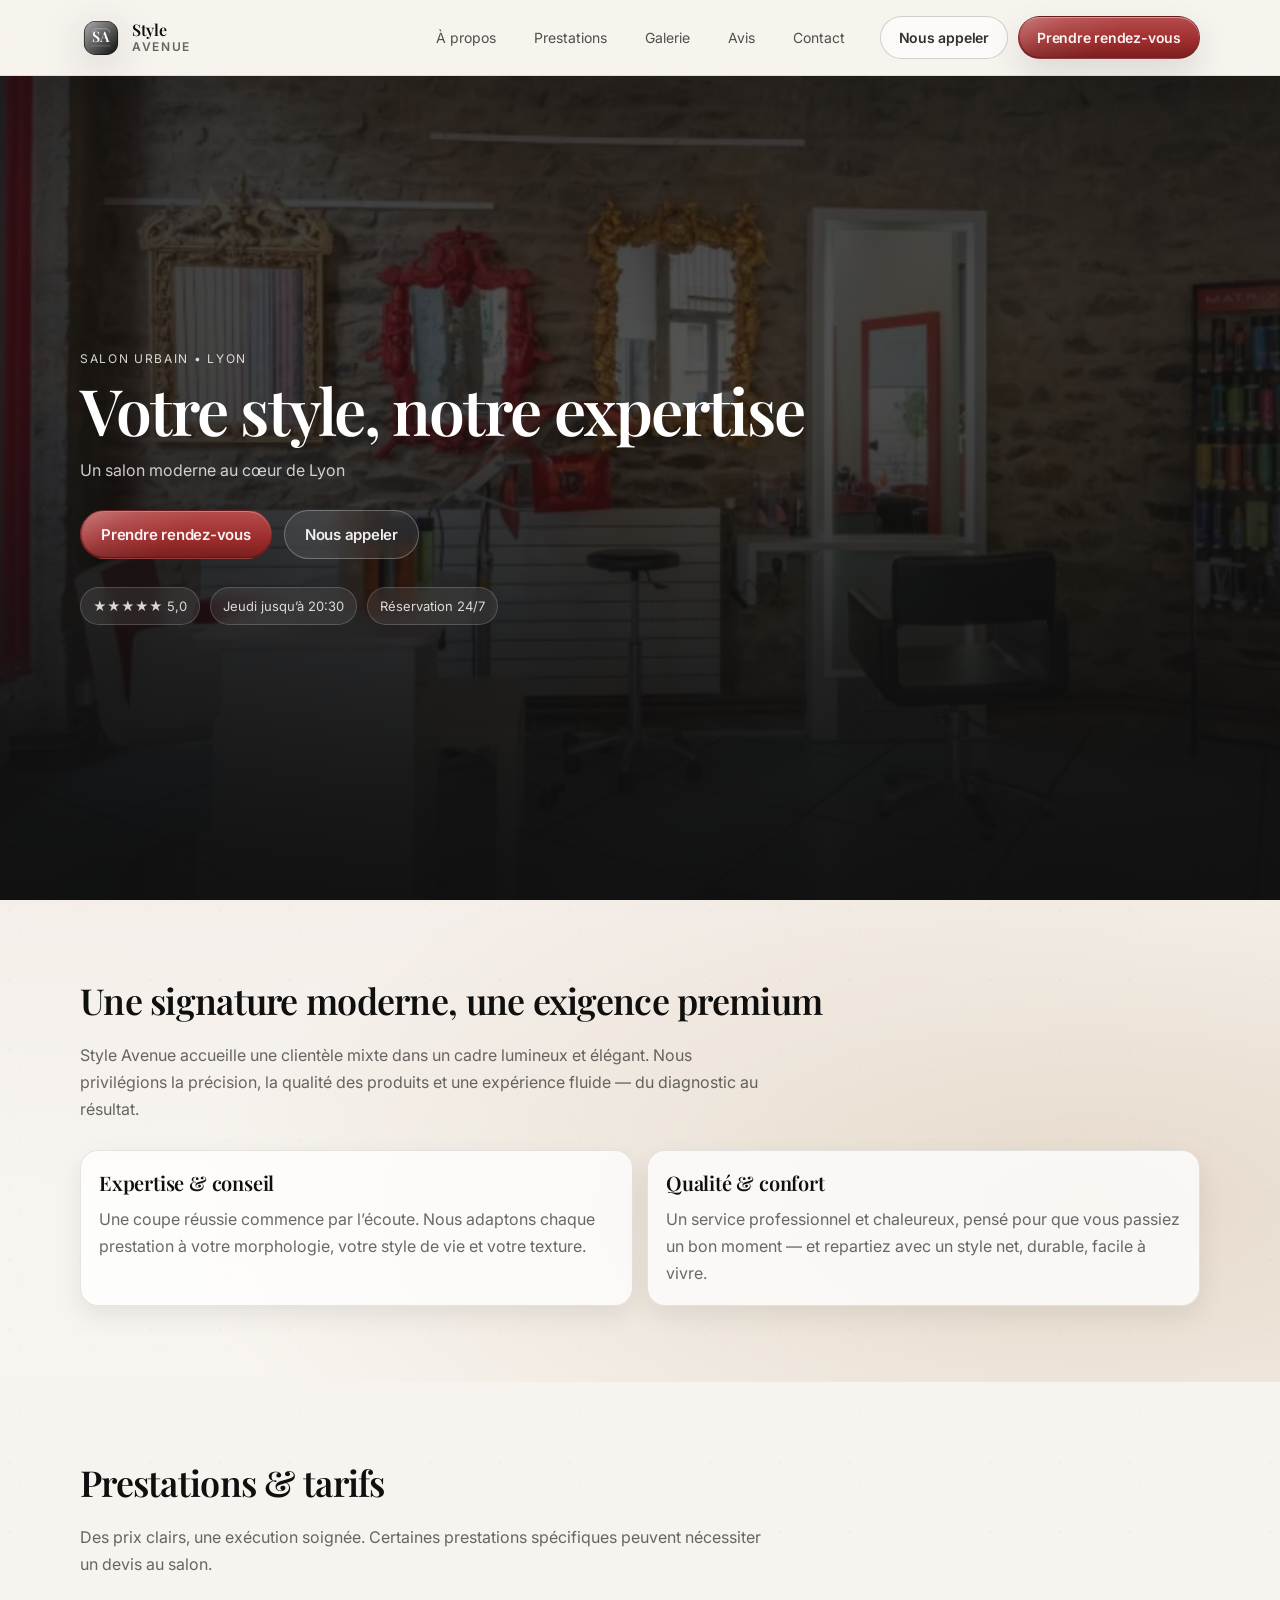
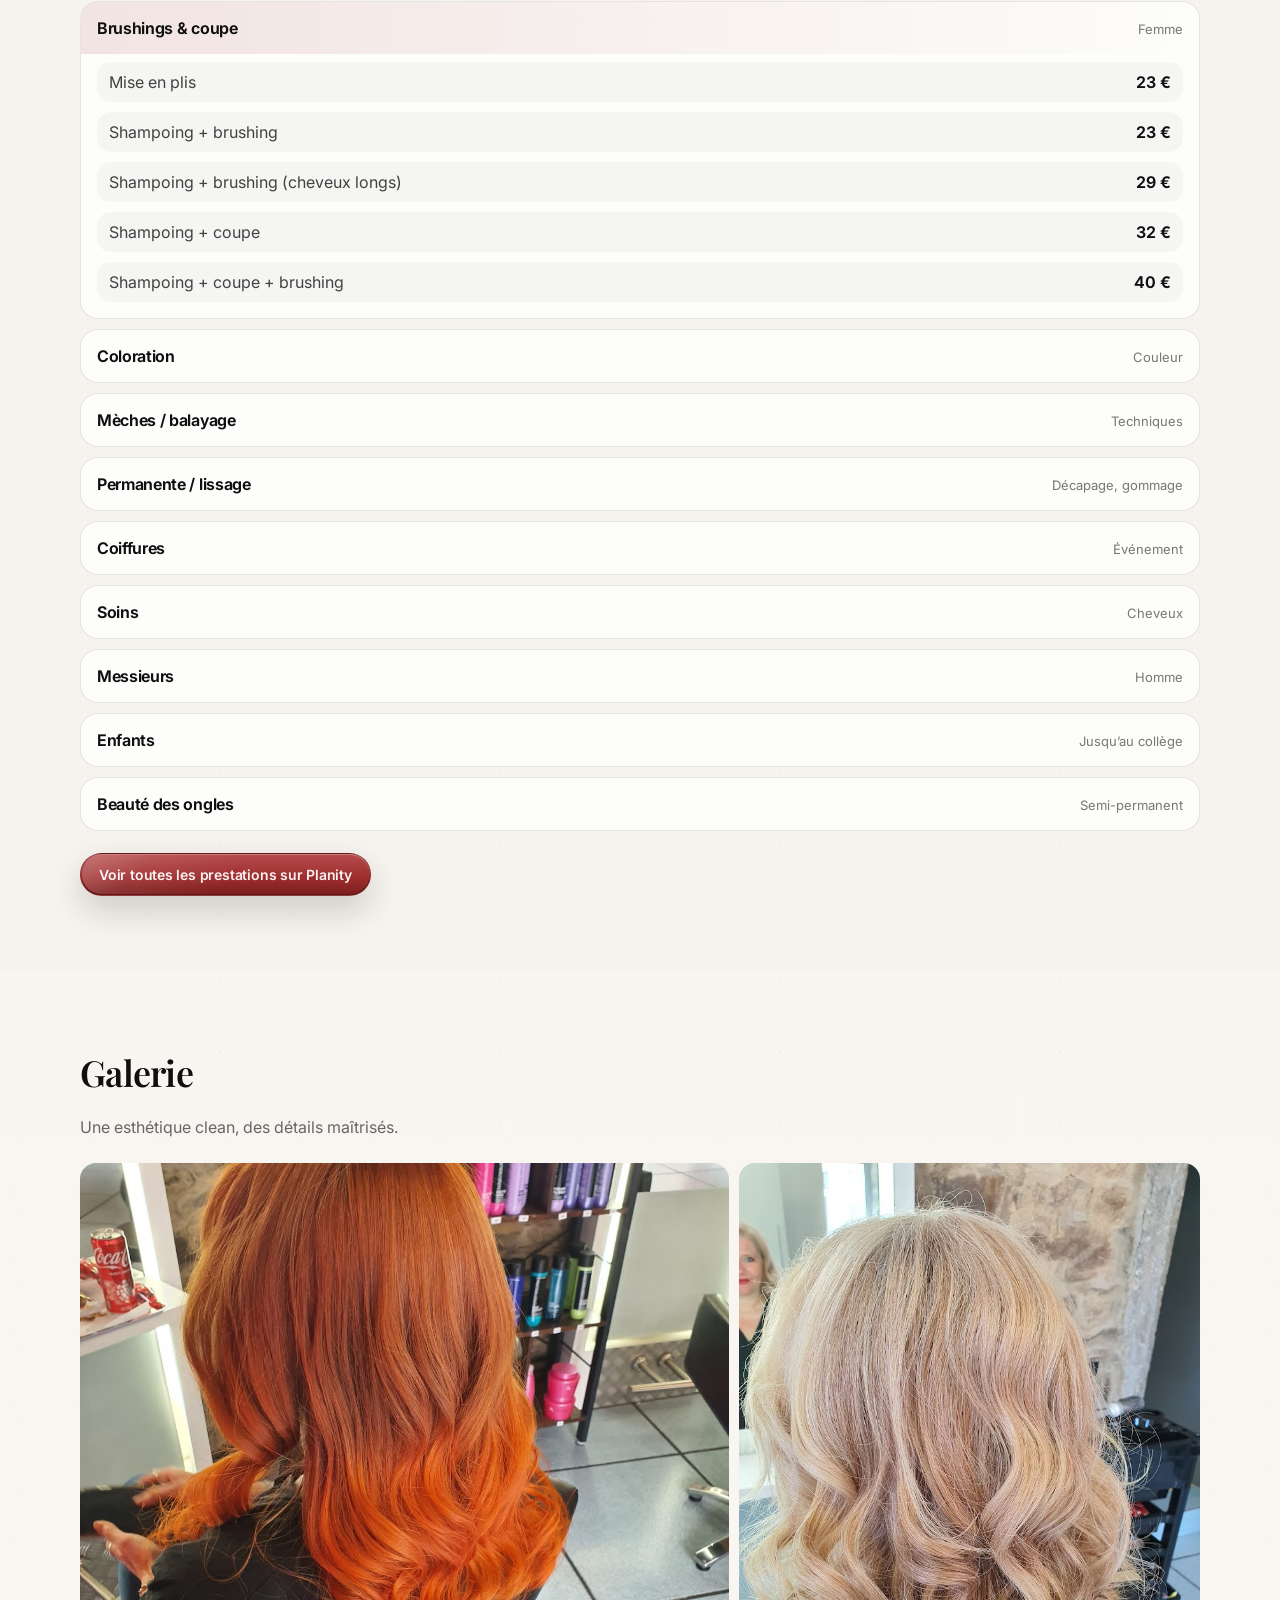
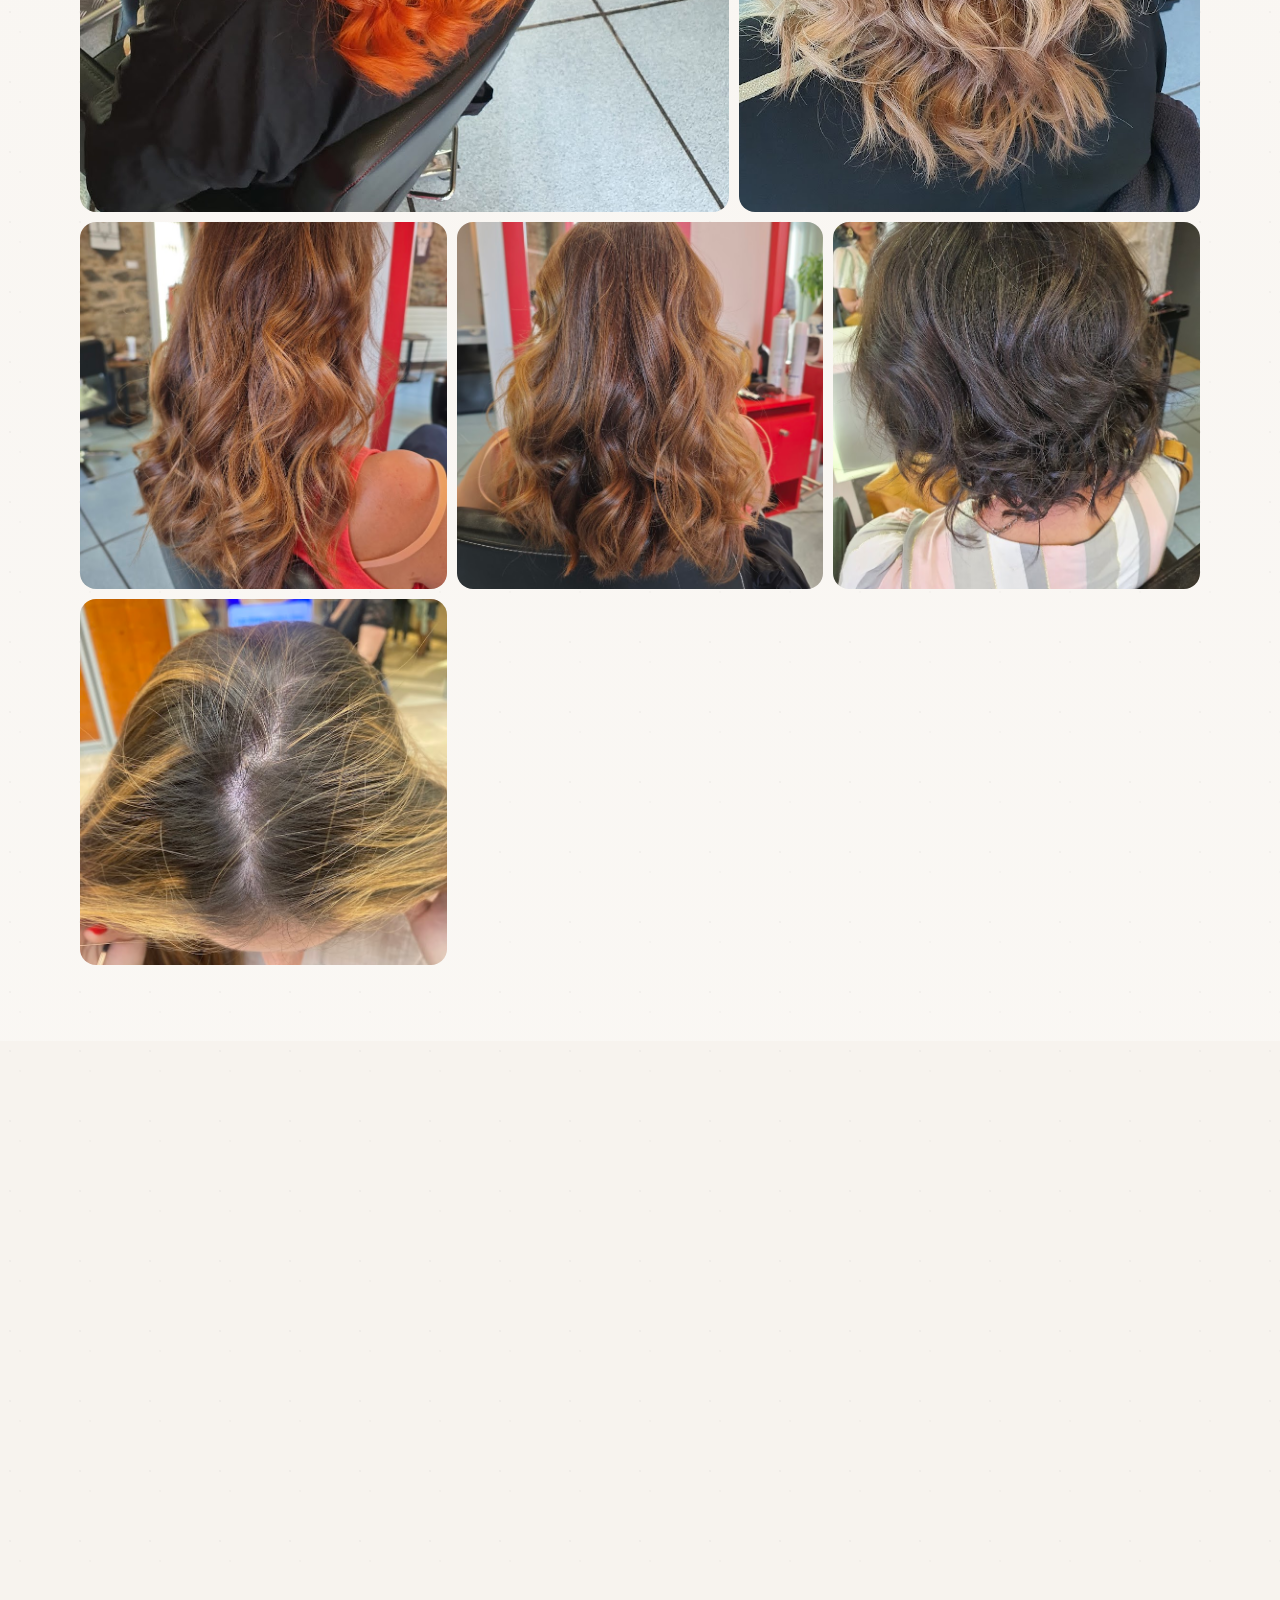
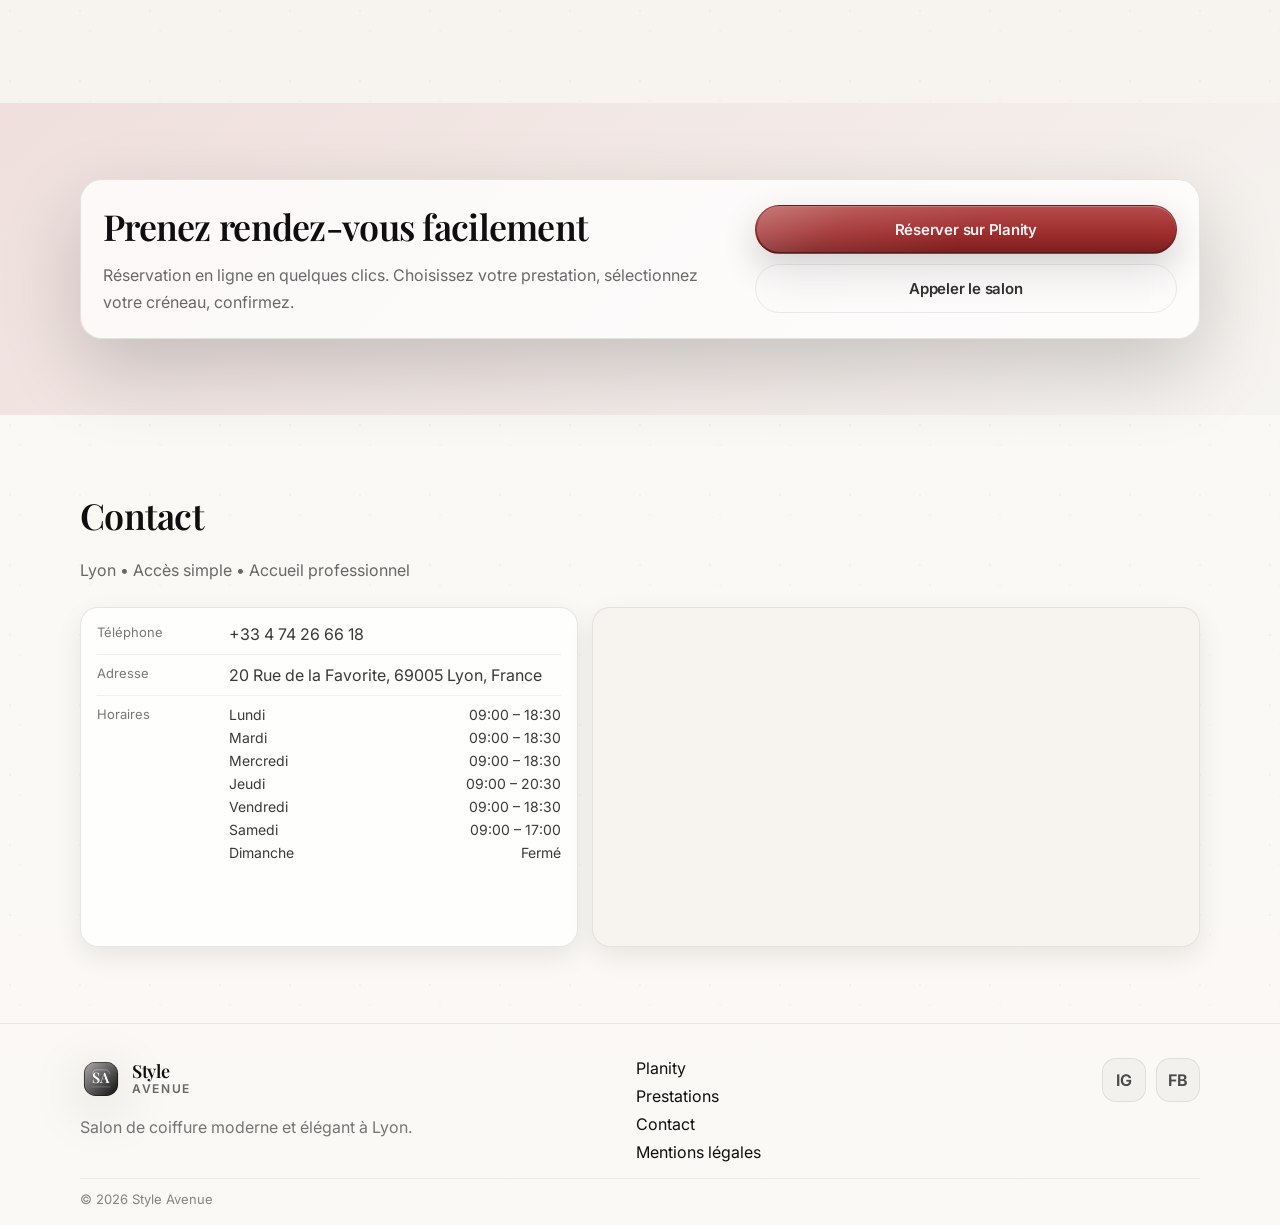
<file: index.html>
<!doctype html>
<html lang="fr">
  <head>
    <meta charset="UTF-8" />
    <meta name="viewport" content="width=device-width, initial-scale=1.0" />
    <title>Style Avenue — Salon de coiffure à Lyon</title>
    <meta
      name="description"
      content="Style Avenue, salon de coiffure urbain et élégant au cœur de Lyon. Coupe, coiffage, coloration, balayage. Réservation en ligne via Planity."
    />
    <link rel="preconnect" href="https://fonts.googleapis.com" />
    <link rel="preconnect" href="https://fonts.gstatic.com" crossorigin />
    <link
      href="https://fonts.googleapis.com/css2?family=Inter:wght@300;400;500;600;700&family=Playfair+Display:wght@500;600;700&display=swap"
      rel="stylesheet"
    />
    <link rel="stylesheet" href="./salon.css" />
  </head>
  <body>
    <header class="site-header" id="top">
      <div class="container header__inner">
        <a class="brand" href="#top" aria-label="Style Avenue">
          <span class="brand__mark" aria-hidden="true">
            <svg viewBox="0 0 64 64" xmlns="http://www.w3.org/2000/svg" role="img" aria-hidden="true" focusable="false">
              <defs>
                <linearGradient id="sa-g" x1="0" y1="0" x2="1" y2="1">
                  <stop offset="0" stop-color="#ffffff" stop-opacity="0.65" />
                  <stop offset="1" stop-color="#ffffff" stop-opacity="0" />
                </linearGradient>
              </defs>
              <rect x="6" y="6" width="52" height="52" rx="18" fill="#0f0f0f" />
              <rect x="7" y="7" width="50" height="50" rx="17" fill="url(#sa-g)" />
              <path d="M19 24c0-3.3 2.7-6 6-6h14c3.3 0 6 2.7 6 6" fill="none" stroke="#ffffff" stroke-opacity="0.32" stroke-width="1.5" />
              <text x="32" y="38" text-anchor="middle" fill="#ffffff" font-family="Playfair Display, serif" font-size="22" font-weight="600" letter-spacing="0.04em">SA</text>
              <path d="M18 44h28" stroke="#ffffff" stroke-opacity="0.2" stroke-width="1.5" stroke-linecap="round" />
            </svg>
          </span>
          <span class="brand__name">
            <span class="brand__name-top">Style</span>
            <span class="brand__name-bottom">Avenue</span>
          </span>
        </a>

        <nav class="nav" aria-label="Navigation principale">
          <a class="nav__link" href="#about">À propos</a>
          <a class="nav__link" href="#services">Prestations</a>
          <a class="nav__link" href="#gallery">Galerie</a>
          <a class="nav__link" href="#reviews">Avis</a>
          <a class="nav__link" href="#contact">Contact</a>
        </nav>

        <div class="header__actions">
          <a class="btn btn--ghost" href="tel:+33474266618">Nous appeler</a>
          <a
            class="btn btn--primary"
            href="https://www.planity.com/style-avenue-69005-lyon"
            target="_blank"
            rel="noreferrer"
            >Prendre rendez-vous</a>
        </div>

        <button class="burger" id="burger" aria-label="Ouvrir le menu" aria-expanded="false">
          <span class="burger__line"></span>
          <span class="burger__line"></span>
        </button>
      </div>

      <div class="mobile-nav" id="mobileNav" hidden>
        <div class="container mobile-nav__inner">
          <a class="mobile-nav__link" href="#about">À propos</a>
          <a class="mobile-nav__link" href="#services">Prestations</a>
          <a class="mobile-nav__link" href="#gallery">Galerie</a>
          <a class="mobile-nav__link" href="#reviews">Avis</a>
          <a class="mobile-nav__link" href="#contact">Contact</a>
          <div class="mobile-nav__cta">
            <a class="btn btn--ghost" href="tel:+33474266618">Nous appeler</a>
            <a
              class="btn btn--primary"
              href="https://www.planity.com/style-avenue-69005-lyon"
              target="_blank"
              rel="noreferrer"
              >Prendre rendez-vous</a>
          </div>
        </div>
      </div>
    </header>

    <main>
      <section class="hero" aria-label="Style Avenue" id="home">
        <div class="hero__media" aria-hidden="true"></div>
        <div class="hero__scrim" aria-hidden="true"></div>

        <div class="container hero__content" data-reveal>
          <p class="eyebrow">Salon urbain • Lyon</p>
          <h1 class="hero__title">Votre style, notre expertise</h1>
          <p class="hero__subtitle">Un salon moderne au cœur de Lyon</p>

          <div class="hero__cta">
            <a
              class="btn btn--primary btn--lg"
              href="https://www.planity.com/style-avenue-69005-lyon"
              target="_blank"
              rel="noreferrer"
              >Prendre rendez-vous</a>
            <a class="btn btn--ghost btn--lg" href="tel:+33474266618">Nous appeler</a>
          </div>

          <div class="hero__meta">
            <div class="meta-pill">★★★★★ 5,0</div>
            <div class="meta-pill">Jeudi jusqu’à 20:30</div>
            <div class="meta-pill">Réservation 24/7</div>
          </div>
        </div>
      </section>

      <section class="section" id="about" aria-label="À propos">
        <div class="container">
          <div class="section__head" data-reveal>
            <h2 class="h2">Une signature moderne, une exigence premium</h2>
            <p class="lead">
              Style Avenue accueille une clientèle mixte dans un cadre lumineux et élégant.
              Nous privilégions la précision, la qualité des produits et une expérience
              fluide — du diagnostic au résultat.
            </p>
          </div>

          <div class="about" data-reveal>
            <div class="about__card">
              <h3 class="h3">Expertise & conseil</h3>
              <p>
                Une coupe réussie commence par l’écoute. Nous adaptons chaque prestation à
                votre morphologie, votre style de vie et votre texture.
              </p>
            </div>
            <div class="about__card">
              <h3 class="h3">Qualité & confort</h3>
              <p>
                Un service professionnel et chaleureux, pensé pour que vous passiez un bon
                moment — et repartiez avec un style net, durable, facile à vivre.
              </p>
            </div>
          </div>
        </div>
      </section>

      <section class="section section--alt" id="services" aria-label="Prestations">
        <div class="container">
          <div class="section__head" data-reveal>
            <h2 class="h2">Prestations & tarifs</h2>
            <p class="lead">
              Des prix clairs, une exécution soignée. Certaines prestations spécifiques
              peuvent nécessiter un devis au salon.
            </p>
          </div>

          <div class="accordion" data-accordion data-reveal>
            <details class="acc" open>
              <summary class="acc__summary">
                <span class="acc__title">Brushings & coupe</span>
                <span class="acc__hint">Femme</span>
              </summary>
              <div class="acc__content">
                <div class="price-list">
                  <div class="price-item"><span>Mise en plis</span><span>23 €</span></div>
                  <div class="price-item"><span>Shampoing + brushing</span><span>23 €</span></div>
                  <div class="price-item"><span>Shampoing + brushing (cheveux longs)</span><span>29 €</span></div>
                  <div class="price-item"><span>Shampoing + coupe</span><span>32 €</span></div>
                  <div class="price-item"><span>Shampoing + coupe + brushing</span><span>40 €</span></div>
                </div>
              </div>
            </details>

            <details class="acc">
              <summary class="acc__summary">
                <span class="acc__title">Coloration</span>
                <span class="acc__hint">Couleur</span>
              </summary>
              <div class="acc__content">
                <div class="price-list">
                  <div class="price-item"><span>Coloration + shampoing brushing</span><span>59 €</span></div>
                  <div class="price-item"><span>Coloration + shampoing brushing (cheveux longs)</span><span>65 €</span></div>
                  <div class="price-item"><span>Coloration + shampoing coupe brushing</span><span>76 €</span></div>
                  <div class="price-item"><span>Coloration + shampoing coupe brushing (cheveux longs)</span><span>79 €</span></div>
                  <div class="price-item"><span>Coloration seule</span><span>36 € – 46 €</span></div>
                </div>
              </div>
            </details>

            <details class="acc">
              <summary class="acc__summary">
                <span class="acc__title">Mèches / balayage</span>
                <span class="acc__hint">Techniques</span>
              </summary>
              <div class="acc__content">
                <div class="price-list">
                  <div class="price-item"><span>Mèches + shampoing brushing</span><span>91 €</span></div>
                  <div class="price-item"><span>Mèches + shampoing brushing (cheveux longs)</span><span>107 €</span></div>
                  <div class="price-item"><span>Mèches + shampoing coupe brushing</span><span>108 €</span></div>
                  <div class="price-item"><span>Mèches + shampoing coupe brushing (cheveux longs)</span><span>123 €</span></div>
                  <div class="price-item"><span>Décoloration seule</span><span>Sur devis</span></div>
                </div>
              </div>
            </details>

            <details class="acc">
              <summary class="acc__summary">
                <span class="acc__title">Permanente / lissage</span>
                <span class="acc__hint">Décapage, gommage</span>
              </summary>
              <div class="acc__content">
                <div class="price-list">
                  <div class="price-item"><span>Permanente shampoing + coiffage</span><span>75 €</span></div>
                  <div class="price-item"><span>Shampoing + permanente demi-tête</span><span>55 €</span></div>
                  <div class="price-item"><span>Shampoing + lissage</span><span>75 €</span></div>
                </div>
              </div>
            </details>

            <details class="acc">
              <summary class="acc__summary">
                <span class="acc__title">Coiffures</span>
                <span class="acc__hint">Événement</span>
              </summary>
              <div class="acc__content">
                <div class="price-list">
                  <div class="price-item"><span>Chignon / coiffure de soirée</span><span>50 € – 110 €</span></div>
                  <div class="price-item"><span>Forfait mariage + 1 essai</span><span>100 € – 220 €</span></div>
                </div>
              </div>
            </details>

            <details class="acc">
              <summary class="acc__summary">
                <span class="acc__title">Soins</span>
                <span class="acc__hint">Cheveux</span>
              </summary>
              <div class="acc__content">
                <div class="price-list">
                  <div class="price-item"><span>Soin</span><span>8 €</span></div>
                  <div class="price-item"><span>Soin profond</span><span>À partir de 15 €</span></div>
                </div>
              </div>
            </details>

            <details class="acc">
              <summary class="acc__summary">
                <span class="acc__title">Messieurs</span>
                <span class="acc__hint">Homme</span>
              </summary>
              <div class="acc__content">
                <div class="price-list">
                  <div class="price-item"><span>Shampoing + coupe + coiffage</span><span>23 €</span></div>
                  <div class="price-item"><span>Cover Five</span><span>Sur devis</span></div>
                  <div class="price-item"><span>Flash</span><span>Sur devis</span></div>
                  <div class="price-item"><span>Permanente homme</span><span>42 €</span></div>
                  <div class="price-item"><span>Shampoing + permanente dessus de tête</span><span>36 €</span></div>
                </div>
              </div>
            </details>

            <details class="acc">
              <summary class="acc__summary">
                <span class="acc__title">Enfants</span>
                <span class="acc__hint">Jusqu’au collège</span>
              </summary>
              <div class="acc__content">
                <div class="price-list">
                  <div class="price-item"><span>Shampoing + coupe + coiffage (jusqu’à 5 ans)</span><span>13 €</span></div>
                  <div class="price-item"><span>Shampoing + coupe + coiffage (au-delà de 5 ans)</span><span>15 €</span></div>
                  <div class="price-item"><span>Primaire fille</span><span>15 €</span></div>
                  <div class="price-item"><span>Collège fille</span><span>25 €</span></div>
                </div>
              </div>
            </details>

            <details class="acc">
              <summary class="acc__summary">
                <span class="acc__title">Beauté des ongles</span>
                <span class="acc__hint">Semi-permanent</span>
              </summary>
              <div class="acc__content">
                <div class="price-list">
                  <div class="price-item"><span>Pose de vernis semi-permanent couleur — mains</span><span>27 €</span></div>
                  <div class="price-item"><span>Pose de vernis semi-permanent couleur — pieds</span><span>28 €</span></div>
                  <div class="price-item"><span>Pose de vernis semi-permanent Funny</span><span>35 €</span></div>
                  <div class="price-item"><span>Pose de vernis semi-permanent French</span><span>35 €</span></div>
                  <div class="price-item"><span>Pose de vernis semi-permanent Cat Eyes</span><span>39 €</span></div>
                </div>
              </div>
            </details>
          </div>

          <div class="section__foot" data-reveal>
            <a
              class="btn btn--primary"
              href="https://www.planity.com/style-avenue-69005-lyon"
              target="_blank"
              rel="noreferrer"
              >Voir toutes les prestations sur Planity</a
            >
          </div>
        </div>
      </section>

      <section class="section" id="gallery" aria-label="Galerie">
        <div class="container">
          <div class="section__head" data-reveal>
            <h2 class="h2">Galerie</h2>
            <p class="lead">Une esthétique clean, des détails maîtrisés.</p>
          </div>

          <div class="gallery" data-reveal>
            <button class="g" data-lightbox data-src="photo/p.jpg" aria-label="Ouvrir la photo 1">
              <img alt="Style Avenue - Photo 1" loading="lazy" src="photo/p.jpg" />
            </button>
            <button class="g" data-lightbox data-src="photo/p1.jpg" aria-label="Ouvrir la photo 2">
              <img alt="Style Avenue - Photo 2" loading="lazy" src="photo/p1.jpg" />
            </button>
            <button class="g" data-lightbox data-src="photo/P2.jpg" aria-label="Ouvrir la photo 3">
              <img alt="Style Avenue - Photo 3" loading="lazy" src="photo/P2.jpg" />
            </button>
            <button class="g" data-lightbox data-src="photo/P3.jpg" aria-label="Ouvrir la photo 4">
              <img alt="Style Avenue - Photo 4" loading="lazy" src="photo/P3.jpg" />
            </button>
            <button class="g" data-lightbox data-src="photo/P4.jpg" aria-label="Ouvrir la photo 5">
              <img alt="Style Avenue - Photo 5" loading="lazy" src="photo/P4.jpg" />
            </button>
            <button class="g" data-lightbox data-src="photo/P5.jpg" aria-label="Ouvrir la photo 6">
              <img alt="Style Avenue - Photo 6" loading="lazy" src="photo/P5.jpg" />
            </button>
          </div>
        </div>
      </section>

      <section class="section section--alt" id="reviews" aria-label="Avis">
        <div class="container">
          <div class="section__head" data-reveal>
            <h2 class="h2">Avis</h2>
            <p class="lead">
              Notes Planity : Accueil 5,0 • Propreté 5,0 • Cadre & ambiance 5,0 • Qualité 5,0
            </p>
          </div>

          <div class="reviews" data-reveal>
            <article class="review">
              <div class="stars" aria-label="5 étoiles">★★★★★</div>
              <p class="review__text">“Un grand merci à toute l’équipe pour l’accueil et le professionnalisme. Mention spéciale à Cindy pour mon balayage et ma coupe : le résultat est magnifique et au-delà de mes attentes ! Je suis ravie. Je recommande ce salon sans hésiter. ✨”</p>
              <div class="review__meta">Shani Lopes</div>
            </article>
            <article class="review">
              <div class="stars" aria-label="5 étoiles">★★★★★</div>
              <p class="review__text">“Super pour la première coupe de ma fille! J'avais sélectionné ce salon car il y avait plusieurs avis positifs pour les coupes enfant, je rajoute donc le mien et recommande Anaïs qui a fait une super coupe, et sa collègue qui l'a tout de suite mise à l'aise au shampoing (alors qu'elle n'aime pas du tout ça). Merci à toutes les deux!”</p>
              <div class="review__meta">Morgane Vernier</div>
            </article>
            <article class="review">
              <div class="stars" aria-label="5 étoiles">★★★★★</div>
              <p class="review__text">“Ça fait longtemps que je suis attirée par le cat eye en vitrine et je me suis lancée côté ongles avec Melanie. C'est vraiment trop beau !!! Mélanie est super rapide et efficace, elle a de supers idées pour les ongles et j'ai été ravie du résultat à chaque fois. Je compte bien y retourner souvent !”</p>
              <div class="review__meta">Reine Colin</div>
            </article>
          </div>

          <div class="section__foot" data-reveal>
            <a class="btn btn--primary" href="https://share.google/dBaQRUcRgW92BOfXA" target="_blank" rel="noreferrer">Voir plus d’avis</a>
          </div>
        </div>
      </section>

      <section class="section booking" aria-label="Réservation">
        <div class="container" data-reveal>
          <div class="booking__inner">
            <div>
              <h2 class="h2">Prenez rendez-vous facilement</h2>
              <p class="lead">
                Réservation en ligne en quelques clics. Choisissez votre prestation, sélectionnez
                votre créneau, confirmez.
              </p>
            </div>
            <div class="booking__actions">
              <a
                class="btn btn--primary btn--lg"
                href="https://www.planity.com/style-avenue-69005-lyon"
                target="_blank"
                rel="noreferrer"
                >Réserver sur Planity</a
              >
              <a class="btn btn--ghost btn--lg" href="tel:+33474266618">Appeler le salon</a>
            </div>
          </div>
        </div>
      </section>

      <section class="section" id="contact" aria-label="Contact">
        <div class="container">
          <div class="section__head" data-reveal>
            <h2 class="h2">Contact</h2>
            <p class="lead">Lyon • Accès simple • Accueil professionnel</p>
          </div>

          <div class="contact" data-reveal>
            <div class="contact__card">
              <div class="contact__row">
                <div class="k">Téléphone</div>
                <a class="v link" href="tel:+33474266618">+33 4 74 26 66 18</a>
              </div>
              <div class="contact__row">
                <div class="k">Adresse</div>
                <div class="v">20 Rue de la Favorite, 69005 Lyon, France</div>
              </div>
              <div class="contact__row">
                <div class="k">Horaires</div>
                <div class="v">
                  <div class="hours">
                    <div><span>Lundi</span><span>09:00 – 18:30</span></div>
                    <div><span>Mardi</span><span>09:00 – 18:30</span></div>
                    <div><span>Mercredi</span><span>09:00 – 18:30</span></div>
                    <div><span>Jeudi</span><span>09:00 – 20:30</span></div>
                    <div><span>Vendredi</span><span>09:00 – 18:30</span></div>
                    <div><span>Samedi</span><span>09:00 – 17:00</span></div>
                    <div><span>Dimanche</span><span>Fermé</span></div>
                  </div>
                </div>
              </div>
            </div>

            <div class="map" aria-label="Carte">
              <iframe
                title="Google Maps"
                loading="lazy"
                referrerpolicy="no-referrer-when-downgrade"
                src="https://www.google.com/maps?q=20%20Rue%20de%20la%20Favorite%2C%2069005%20Lyon%2C%20France&output=embed"
              ></iframe>
            </div>
          </div>
        </div>
      </section>
    </main>

    <footer class="site-footer">
      <div class="container footer__inner">
        <div class="footer__brand">
          <div class="brand brand--footer">
            <span class="brand__mark" aria-hidden="true">
              <svg viewBox="0 0 64 64" xmlns="http://www.w3.org/2000/svg" role="img" aria-hidden="true" focusable="false">
                <defs>
                  <linearGradient id="sa-gf" x1="0" y1="0" x2="1" y2="1">
                    <stop offset="0" stop-color="#ffffff" stop-opacity="0.65" />
                    <stop offset="1" stop-color="#ffffff" stop-opacity="0" />
                  </linearGradient>
                </defs>
                <rect x="6" y="6" width="52" height="52" rx="18" fill="#0f0f0f" />
                <rect x="7" y="7" width="50" height="50" rx="17" fill="url(#sa-gf)" />
                <path d="M19 24c0-3.3 2.7-6 6-6h14c3.3 0 6 2.7 6 6" fill="none" stroke="#ffffff" stroke-opacity="0.32" stroke-width="1.5" />
                <text x="32" y="38" text-anchor="middle" fill="#ffffff" font-family="Playfair Display, serif" font-size="22" font-weight="600" letter-spacing="0.04em">SA</text>
                <path d="M18 44h28" stroke="#ffffff" stroke-opacity="0.2" stroke-width="1.5" stroke-linecap="round" />
              </svg>
            </span>
            <span class="brand__name">
              <span class="brand__name-top">Style</span>
              <span class="brand__name-bottom">Avenue</span>
            </span>
          </div>
          <p class="footer__note">Salon de coiffure moderne et élégant à Lyon.</p>
        </div>

        <div class="footer__links">
          <a class="link" href="https://www.planity.com/style-avenue-69005-lyon" target="_blank" rel="noreferrer">Planity</a>
          <a class="link" href="#services">Prestations</a>
          <a class="link" href="#contact">Contact</a>
          <a class="link" href="./mentions-legales.html">Mentions légales</a>
        </div>

        <div class="footer__social" aria-label="Réseaux sociaux">
          <a class="icon" href="#" aria-label="Instagram">
            <span aria-hidden="true">IG</span>
          </a>
          <a class="icon" href="#" aria-label="Facebook">
            <span aria-hidden="true">FB</span>
          </a>
        </div>
      </div>
      <div class="container footer__bottom">
        <span>© <span id="year"></span> Style Avenue</span>
      </div>
    </footer>

    <div class="lightbox" id="lightbox" aria-hidden="true" hidden>
      <div class="lightbox__backdrop" data-lightbox-close></div>
      <figure class="lightbox__dialog" role="dialog" aria-label="Aperçu image">
        <button class="lightbox__close" type="button" aria-label="Fermer" data-lightbox-close">
          ×
        </button>
        <img id="lightboxImg" alt="Agrandissement" />
      </figure>
    </div>

    <script src="./salon.js" type="module"></script>
  </body>
</html>
</file>
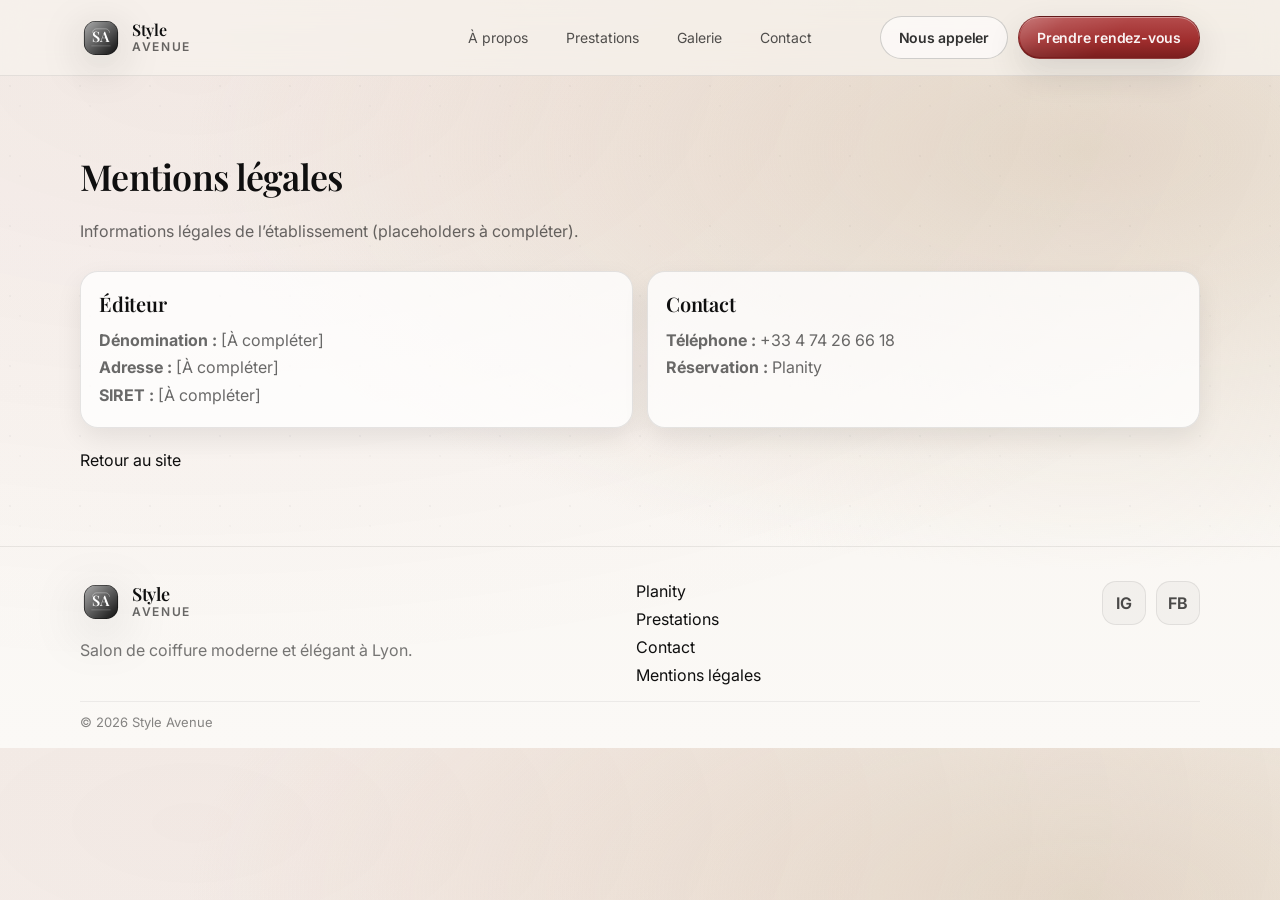
<file: mentions-legales.html>
<!doctype html>
<html lang="fr">
  <head>
    <meta charset="UTF-8" />
    <meta name="viewport" content="width=device-width, initial-scale=1.0" />
    <title>Mentions légales — Style Avenue</title>
    <meta name="robots" content="noindex" />
    <link rel="preconnect" href="https://fonts.googleapis.com" />
    <link rel="preconnect" href="https://fonts.gstatic.com" crossorigin />
    <link
      href="https://fonts.googleapis.com/css2?family=Inter:wght@300;400;500;600;700&family=Playfair+Display:wght@500;600;700&display=swap"
      rel="stylesheet"
    />
    <link rel="stylesheet" href="./salon.css" />
  </head>
  <body>
    <header class="site-header" id="top">
      <div class="container header__inner">
        <a class="brand" href="./index.html" aria-label="Style Avenue">
          <span class="brand__mark" aria-hidden="true">
            <svg viewBox="0 0 64 64" xmlns="http://www.w3.org/2000/svg" role="img" aria-hidden="true" focusable="false">
              <defs>
                <linearGradient id="sa-g-ml" x1="0" y1="0" x2="1" y2="1">
                  <stop offset="0" stop-color="#ffffff" stop-opacity="0.65" />
                  <stop offset="1" stop-color="#ffffff" stop-opacity="0" />
                </linearGradient>
              </defs>
              <rect x="6" y="6" width="52" height="52" rx="18" fill="#0f0f0f" />
              <rect x="7" y="7" width="50" height="50" rx="17" fill="url(#sa-g-ml)" />
              <path d="M19 24c0-3.3 2.7-6 6-6h14c3.3 0 6 2.7 6 6" fill="none" stroke="#ffffff" stroke-opacity="0.32" stroke-width="1.5" />
              <text x="32" y="38" text-anchor="middle" fill="#ffffff" font-family="Playfair Display, serif" font-size="22" font-weight="600" letter-spacing="0.04em">SA</text>
              <path d="M18 44h28" stroke="#ffffff" stroke-opacity="0.2" stroke-width="1.5" stroke-linecap="round" />
            </svg>
          </span>
          <span class="brand__name">
            <span class="brand__name-top">Style</span>
            <span class="brand__name-bottom">Avenue</span>
          </span>
        </a>

        <nav class="nav" aria-label="Navigation principale">
          <a class="nav__link" href="./index.html#about">À propos</a>
          <a class="nav__link" href="./index.html#services">Prestations</a>
          <a class="nav__link" href="./index.html#gallery">Galerie</a>
          <a class="nav__link" href="./index.html#contact">Contact</a>
        </nav>

        <div class="header__actions">
          <a class="btn btn--ghost" href="tel:+33474266618">Nous appeler</a>
          <a
            class="btn btn--primary"
            href="https://www.planity.com/style-avenue-69005-lyon"
            target="_blank"
            rel="noreferrer"
            >Prendre rendez-vous</a>
        </div>

        <button class="burger" id="burger" aria-label="Ouvrir le menu" aria-expanded="false">
          <span class="burger__line"></span>
          <span class="burger__line"></span>
        </button>
      </div>

      <div class="mobile-nav" id="mobileNav" hidden>
        <div class="container mobile-nav__inner">
          <a class="mobile-nav__link" href="./index.html#about">À propos</a>
          <a class="mobile-nav__link" href="./index.html#services">Prestations</a>
          <a class="mobile-nav__link" href="./index.html#gallery">Galerie</a>
          <a class="mobile-nav__link" href="./index.html#contact">Contact</a>
          <div class="mobile-nav__cta">
            <a class="btn btn--ghost" href="tel:+33474266618">Nous appeler</a>
            <a
              class="btn btn--primary"
              href="https://www.planity.com/style-avenue-69005-lyon"
              target="_blank"
              rel="noreferrer"
              >Prendre rendez-vous</a>
          </div>
        </div>
      </div>
    </header>

    <main>
      <section class="section" aria-label="Mentions légales">
        <div class="container">
          <div class="section__head" data-reveal>
            <h1 class="h2">Mentions légales</h1>
            <p class="lead">Informations légales de l’établissement (placeholders à compléter).</p>
          </div>

          <div class="about" data-reveal>
            <div class="about__card">
              <h2 class="h3">Éditeur</h2>
              <p>
                <strong>Dénomination :</strong> [À compléter]
                <br />
                <strong>Adresse :</strong> [À compléter]
                <br />
                <strong>SIRET :</strong> [À compléter]
              </p>
            </div>
            <div class="about__card">
              <h2 class="h3">Contact</h2>
              <p>
                <strong>Téléphone :</strong> <a class="link" href="tel:+33474266618">+33 4 74 26 66 18</a>
                <br />
                <strong>Réservation :</strong>
                <a class="link" href="https://www.planity.com/style-avenue-69005-lyon" target="_blank" rel="noreferrer">Planity</a>
              </p>
            </div>
          </div>

          <div class="section__foot" data-reveal>
            <a class="link" href="./index.html">Retour au site</a>
          </div>
        </div>
      </section>
    </main>

    <footer class="site-footer">
      <div class="container footer__inner">
        <div class="footer__brand">
          <div class="brand brand--footer">
            <span class="brand__mark" aria-hidden="true">
              <svg viewBox="0 0 64 64" xmlns="http://www.w3.org/2000/svg" role="img" aria-hidden="true" focusable="false">
                <defs>
                  <linearGradient id="sa-gf-ml" x1="0" y1="0" x2="1" y2="1">
                    <stop offset="0" stop-color="#ffffff" stop-opacity="0.65" />
                    <stop offset="1" stop-color="#ffffff" stop-opacity="0" />
                  </linearGradient>
                </defs>
                <rect x="6" y="6" width="52" height="52" rx="18" fill="#0f0f0f" />
                <rect x="7" y="7" width="50" height="50" rx="17" fill="url(#sa-gf-ml)" />
                <path d="M19 24c0-3.3 2.7-6 6-6h14c3.3 0 6 2.7 6 6" fill="none" stroke="#ffffff" stroke-opacity="0.32" stroke-width="1.5" />
                <text x="32" y="38" text-anchor="middle" fill="#ffffff" font-family="Playfair Display, serif" font-size="22" font-weight="600" letter-spacing="0.04em">SA</text>
                <path d="M18 44h28" stroke="#ffffff" stroke-opacity="0.2" stroke-width="1.5" stroke-linecap="round" />
              </svg>
            </span>
            <span class="brand__name">
              <span class="brand__name-top">Style</span>
              <span class="brand__name-bottom">Avenue</span>
            </span>
          </div>
          <p class="footer__note">Salon de coiffure moderne et élégant à Lyon.</p>
        </div>

        <div class="footer__links">
          <a class="link" href="https://www.planity.com/style-avenue-69005-lyon" target="_blank" rel="noreferrer">Planity</a>
          <a class="link" href="./index.html#services">Prestations</a>
          <a class="link" href="./index.html#contact">Contact</a>
          <a class="link" href="./mentions-legales.html">Mentions légales</a>
        </div>

        <div class="footer__social" aria-label="Réseaux sociaux">
          <a class="icon" href="#" aria-label="Instagram">
            <span aria-hidden="true">IG</span>
          </a>
          <a class="icon" href="#" aria-label="Facebook">
            <span aria-hidden="true">FB</span>
          </a>
        </div>
      </div>
      <div class="container footer__bottom">
        <span>© <span id="year"></span> Style Avenue</span>
      </div>
    </footer>

    <script src="./salon.js" type="module"></script>
  </body>
</html>
</file>
<file: salon.css>
:root {
  --white: #ffffff;
  --black: #0f0f0f;
  --stone-50: #f7f3ee;
  --stone-100: #efe8de;
  --stone-200: #e3d6c6;
  --stone-500: #85786d;
  --accent: #9f2d2d;
  --accent-2: #c84c4c;

  --surface: rgba(255, 255, 255, 0.72);
  --surface-strong: rgba(255, 255, 255, 0.86);
  --border: rgba(15, 15, 15, 0.12);
  --border-soft: rgba(15, 15, 15, 0.08);
  --ink-soft: rgba(15, 15, 15, 0.78);

  --bg: var(--white);
  --fg: var(--black);
  --muted: rgba(15, 15, 15, 0.62);

  --radius-sm: 12px;
  --radius-lg: 18px;

  --shadow-sm: 0 10px 26px rgba(0, 0, 0, 0.08);
  --shadow-lg: 0 30px 80px rgba(0, 0, 0, 0.18);

  --container: 1120px;
  --header-h: 76px;

  --ease: cubic-bezier(0.2, 0.8, 0.2, 1);
  --t-fast: 160ms;
  --t-med: 260ms;
  --t-slow: 520ms;
}

* {
  box-sizing: border-box;
}

html {
  scroll-behavior: smooth;
}

body {
  margin: 0;
  background:
    radial-gradient(1200px 600px at 15% 10%, rgba(159, 45, 45, 0.06), rgba(0, 0, 0, 0)),
    radial-gradient(900px 420px at 85% 20%, rgba(227, 214, 198, 0.9), rgba(0, 0, 0, 0)),
    linear-gradient(180deg, var(--stone-50), #fbf9f6);
  color: var(--fg);
  font-family: Inter, ui-sans-serif, system-ui, -apple-system, Segoe UI, Roboto,
    Helvetica, Arial, "Apple Color Emoji", "Segoe UI Emoji";
  -webkit-font-smoothing: antialiased;
  -moz-osx-font-smoothing: grayscale;
}

a {
  color: inherit;
}

img {
  max-width: 100%;
  display: block;
}

.container {
  width: min(var(--container), calc(100% - 40px));
  margin: 0 auto;
}

.h2 {
  font-family: "Playfair Display", ui-serif, Georgia, serif;
  font-weight: 600;
  font-size: clamp(28px, 2.8vw, 44px);
  letter-spacing: -0.02em;
  margin: 0;
}

.h3 {
  font-family: "Playfair Display", ui-serif, Georgia, serif;
  font-weight: 600;
  font-size: 20px;
  letter-spacing: -0.01em;
  margin: 0;
}

.lead {
  margin: 12px 0 0;
  color: var(--muted);
  font-size: 16px;
  line-height: 1.7;
  max-width: 70ch;
}

.eyebrow {
  margin: 0 0 10px;
  font-size: 12px;
  letter-spacing: 0.14em;
  text-transform: uppercase;
  color: rgba(255, 255, 255, 0.82);
}

.link {
  color: inherit;
  text-decoration: none;
  background-image: linear-gradient(currentColor, currentColor);
  background-size: 0% 1px;
  background-repeat: no-repeat;
  background-position: 0 100%;
  transition: background-size var(--t-fast) var(--ease),
    color var(--t-fast) var(--ease);
}

.link:hover {
  background-size: 100% 1px;
}

.link:focus-visible {
  outline: 2px solid rgba(159, 45, 45, 0.55);
  outline-offset: 3px;
  border-radius: 8px;
}

.btn {
  appearance: none;
  border: 1px solid transparent;
  text-decoration: none;
  display: inline-flex;
  align-items: center;
  justify-content: center;
  gap: 10px;
  padding: 12px 18px;
  border-radius: 999px;
  font-weight: 600;
  font-size: 14px;
  letter-spacing: -0.015em;
  cursor: pointer;
  transition: transform var(--t-fast) var(--ease),
    box-shadow var(--t-fast) var(--ease),
    background var(--t-fast) var(--ease),
    color var(--t-fast) var(--ease),
    border-color var(--t-fast) var(--ease);
  user-select: none;
  position: relative;
  isolation: isolate;
}

.btn:focus-visible {
  outline: 2px solid rgba(159, 45, 45, 0.6);
  outline-offset: 3px;
}

.btn:active {
  transform: translateY(0px) scale(0.99);
}

.btn--lg {
  padding: 14px 20px;
  font-size: 15px;
}

.btn--primary {
  background: linear-gradient(180deg, #b54c4c 0%, var(--accent) 58%, #7a1e1e 100%);
  border-color: rgba(15, 15, 15, 0.22);
  color: rgba(255, 255, 255, 0.94);
  box-shadow:
    0 14px 34px rgba(15, 15, 15, 0.18),
    inset 0 1px 0 rgba(255, 255, 255, 0.28),
    inset 0 -1px 0 rgba(0, 0, 0, 0.24);
}

.btn--primary::before {
  content: "";
  position: absolute;
  inset: 1px;
  border-radius: inherit;
  background: linear-gradient(
    135deg,
    rgba(255, 255, 255, 0.38) 0%,
    rgba(255, 255, 255, 0.12) 22%,
    rgba(255, 255, 255, 0) 52%
  );
  opacity: 0.65;
  z-index: -1;
}

.btn--primary:hover {
  transform: translateY(-1px);
  box-shadow:
    0 20px 56px rgba(15, 15, 15, 0.22),
    inset 0 1px 0 rgba(255, 255, 255, 0.46);
}

.btn--ghost {
  background: rgba(255, 255, 255, 0.08);
  color: rgba(255, 255, 255, 0.92);
  border-color: rgba(255, 255, 255, 0.28);
  backdrop-filter: blur(12px);
}

.btn--ghost:hover {
  background: rgba(255, 255, 255, 0.12);
  transform: translateY(-1px);
}

.site-header {
  position: sticky;
  top: 0;
  z-index: 30;
  height: var(--header-h);
  display: flex;
  align-items: center;
  background: rgba(247, 243, 238, 0.72);
  backdrop-filter: blur(14px);
  border-bottom: 1px solid rgba(15, 15, 15, 0.08);
}

.header__inner {
  display: grid;
  grid-template-columns: 1fr auto 1fr;
  align-items: center;
  gap: 14px;
}

.brand {
  display: inline-flex;
  align-items: center;
  gap: 10px;
  text-decoration: none;
}

.brand__mark {
  width: 42px;
  height: 42px;
  display: inline-grid;
  place-items: center;
  flex: 0 0 auto;
  filter: drop-shadow(0 10px 20px rgba(15, 15, 15, 0.18));
}

.brand__mark svg {
  width: 100%;
  height: 100%;
  display: block;
}

.brand__name {
  display: grid;
  line-height: 1.05;
  letter-spacing: -0.02em;
}

.brand__name-top {
  font-family: "Playfair Display", ui-serif, Georgia, serif;
  font-weight: 600;
  font-size: 16px;
}

.brand__name-bottom {
  font-family: Inter, ui-sans-serif, system-ui, -apple-system, Segoe UI, Roboto,
    Helvetica, Arial;
  font-weight: 600;
  font-size: 12px;
  letter-spacing: 0.14em;
  text-transform: uppercase;
  color: rgba(15, 15, 15, 0.62);
  margin-top: 2px;
}

.brand--footer .brand__mark {
  filter: drop-shadow(0 12px 26px rgba(15, 15, 15, 0.16));
}

.brand--footer .brand__name-top {
  font-size: 18px;
}

.brand--footer .brand__name-bottom {
  font-size: 12px;
}

.nav {
  display: flex;
  justify-content: center;
  gap: 18px;
}

.nav__link {
  text-decoration: none;
  font-size: 14px;
  color: rgba(15, 15, 15, 0.72);
  padding: 10px 10px;
  border-radius: 999px;
  transition: background var(--t-fast) var(--ease),
    color var(--t-fast) var(--ease);
}

.nav__link:hover {
  background: rgba(15, 15, 15, 0.05);
  color: rgba(15, 15, 15, 0.86);
}

.header__actions {
  display: flex;
  justify-content: flex-end;
  gap: 10px;
}

.header__actions .btn--ghost {
  color: rgba(15, 15, 15, 0.86);
  background: rgba(255, 255, 255, 0.58);
  border-color: rgba(15, 15, 15, 0.18);
  backdrop-filter: none;
}

.header__actions .btn--ghost:hover {
  background: rgba(255, 255, 255, 0.76);
}

.header__actions .btn--primary {
  box-shadow:
    0 14px 34px rgba(15, 15, 15, 0.12),
    inset 0 1px 0 rgba(255, 255, 255, 0.42);
}

.burger {
  display: none;
  justify-self: end;
  width: 44px;
  height: 44px;
  border-radius: 12px;
  border: 1px solid rgba(15, 15, 15, 0.08);
  background: rgba(255, 255, 255, 0.6);
  cursor: pointer;
}

.burger__line {
  display: block;
  width: 18px;
  height: 2px;
  margin: 0 auto;
  background: rgba(15, 15, 15, 0.82);
  border-radius: 2px;
}

.burger__line + .burger__line {
  margin-top: 6px;
}

.mobile-nav {
  background: rgba(247, 243, 238, 0.96);
  border-bottom: 1px solid rgba(15, 15, 15, 0.08);
}

.mobile-nav__inner {
  padding: 14px 0 18px;
  display: grid;
  gap: 10px;
}

.mobile-nav__link {
  text-decoration: none;
  padding: 12px 12px;
  border-radius: 14px;
  background: rgba(255, 255, 255, 0.62);
  border: 1px solid rgba(15, 15, 15, 0.06);
}

.mobile-nav__cta {
  display: grid;
  grid-template-columns: 1fr 1fr;
  gap: 10px;
  margin-top: 6px;
}

.mobile-nav__cta .btn--ghost {
  color: rgba(15, 15, 15, 0.86);
  background: transparent;
  border-color: rgba(15, 15, 15, 0.14);
}

.mobile-nav__cta .btn--ghost:hover {
  background: rgba(15, 15, 15, 0.04);
}

.hero {
  position: relative;
  min-height: calc(100svh - var(--header-h));
  display: grid;
  align-items: center;
  overflow: clip;
}

.hero__media {
  position: absolute;
  inset: 0;
  background-image: url("photo/sl.png");
  background-size: cover;
  background-position: center;
  transform: scale(1.04);
}

.hero__scrim {
  position: absolute;
  inset: 0;
  background: radial-gradient(
      90% 60% at 50% 40%,
      rgba(15, 15, 15, 0.48) 0%,
      rgba(15, 15, 15, 0.75) 64%,
      rgba(15, 15, 15, 0.9) 100%
    ),
    linear-gradient(180deg, rgba(15, 15, 15, 0.18), rgba(15, 15, 15, 0.82));
}

.hero__content {
  position: relative;
  padding: 88px 0;
}

.hero__title {
  font-family: "Playfair Display", ui-serif, Georgia, serif;
  font-weight: 600;
  font-size: clamp(40px, 5vw, 72px);
  line-height: 1.05;
  letter-spacing: -0.03em;
  margin: 0;
  color: var(--white);
}

.hero__subtitle {
  margin: 14px 0 0;
  font-size: 16px;
  line-height: 1.7;
  max-width: 60ch;
  color: rgba(255, 255, 255, 0.78);
}

.hero__cta {
  margin-top: 26px;
  display: flex;
  gap: 12px;
  flex-wrap: wrap;
}

.hero__meta {
  margin-top: 28px;
  display: flex;
  flex-wrap: wrap;
  gap: 10px;
}

.meta-pill {
  display: inline-flex;
  align-items: center;
  padding: 10px 12px;
  border-radius: 999px;
  border: 1px solid rgba(255, 255, 255, 0.18);
  background: rgba(255, 255, 255, 0.08);
  color: rgba(255, 255, 255, 0.82);
  backdrop-filter: blur(10px);
  font-size: 13px;
}

.section {
  padding: 76px 0;
}

.section--alt {
  background: var(--stone-50);
}

.section {
  background-image:
    radial-gradient(1px 1px at 10px 10px, rgba(15, 15, 15, 0.03) 1px, transparent 0),
    radial-gradient(1px 1px at 20px 30px, rgba(15, 15, 15, 0.02) 1px, transparent 0);
  background-size: 70px 70px;
}

.section__head {
  display: grid;
  gap: 6px;
  align-items: start;
}

.section__foot {
  margin-top: 22px;
}

.about {
  margin-top: 26px;
  display: grid;
  grid-template-columns: repeat(2, minmax(0, 1fr));
  gap: 14px;
}

.about__card {
  border-radius: var(--radius-lg);
  border: 1px solid rgba(15, 15, 15, 0.1);
  background: rgba(255, 255, 255, 0.76);
  box-shadow: var(--shadow-sm);
  padding: 18px;
}

.about__card p {
  margin: 10px 0 0;
  color: var(--muted);
  line-height: 1.7;
}

.accordion {
  margin-top: 22px;
  display: grid;
  gap: 10px;
}

.acc {
  border-radius: var(--radius-lg);
  border: 1px solid rgba(15, 15, 15, 0.1);
  background: rgba(255, 255, 255, 0.78);
  overflow: hidden;
}

.acc__summary {
  list-style: none;
  cursor: pointer;
  padding: 16px 16px;
  display: flex;
  align-items: baseline;
  justify-content: space-between;
  gap: 12px;
}

.acc__summary::-webkit-details-marker {
  display: none;
}

.acc__title {
  font-weight: 650;
  letter-spacing: -0.02em;
}

.acc__hint {
  color: rgba(15, 15, 15, 0.56);
  font-size: 13px;
}

.acc[open] .acc__summary {
  background: linear-gradient(90deg, rgba(159, 45, 45, 0.12), rgba(0, 0, 0, 0));
}

.acc__content {
  padding: 0 16px 16px;
}

.price-list {
  display: grid;
  gap: 10px;
  padding-top: 8px;
}

.price-item {
  display: grid;
  grid-template-columns: 1fr auto;
  gap: 12px;
  align-items: baseline;
  padding: 10px 12px;
  border-radius: 14px;
  background: rgba(15, 15, 15, 0.03);
}

.price-item span:first-child {
  color: rgba(15, 15, 15, 0.78);
}

.price-item span:last-child {
  font-weight: 650;
}

.divider {
  height: 1px;
  background: rgba(15, 15, 15, 0.08);
  margin: 2px 0;
}

.gallery {
  margin-top: 22px;
  display: grid;
  grid-template-columns: repeat(12, minmax(0, 1fr));
  gap: 10px;
}

.g {
  padding: 0;
  border: 0;
  border-radius: 16px;
  overflow: hidden;
  background: transparent;
  cursor: pointer;
  position: relative;
}

.g img {
  width: 100%;
  height: 100%;
  object-fit: cover;
  aspect-ratio: 1 / 1;
  transition: transform var(--t-med) var(--ease),
    filter var(--t-med) var(--ease);
}

.g:hover img {
  transform: scale(1.04);
  filter: contrast(1.03) saturate(1.05);
}

.g:nth-child(1) {
  grid-column: span 7;
}

.g:nth-child(2) {
  grid-column: span 5;
}

.g:nth-child(3) {
  grid-column: span 4;
}

.g:nth-child(4) {
  grid-column: span 4;
}

.g:nth-child(5) {
  grid-column: span 4;
}

.g:nth-child(6) {
  grid-column: span 4;
}

.reviews {
  margin-top: 22px;
  display: grid;
  grid-template-columns: repeat(3, minmax(0, 1fr));
  gap: 12px;
}

.review {
  border-radius: var(--radius-lg);
  border: 1px solid rgba(15, 15, 15, 0.1);
  background: rgba(255, 255, 255, 0.78);
  padding: 16px;
  box-shadow: var(--shadow-sm);
}

.stars {
  color: var(--accent-2);
  letter-spacing: 0.12em;
  font-size: 12px;
}

.review__text {
  margin: 10px 0 0;
  color: rgba(15, 15, 15, 0.78);
  line-height: 1.7;
}

.review__meta {
  margin-top: 10px;
  color: rgba(15, 15, 15, 0.5);
  font-size: 13px;
}

.booking {
  background: linear-gradient(
    135deg,
    rgba(159, 45, 45, 0.12),
    rgba(15, 15, 15, 0.02)
  );
}

.booking__inner {
  border-radius: 22px;
  padding: 22px;
  border: 1px solid rgba(15, 15, 15, 0.1);
  background: rgba(255, 255, 255, 0.78);
  box-shadow: var(--shadow-lg);
  display: grid;
  grid-template-columns: 1.2fr 0.8fr;
  gap: 18px;
  align-items: center;
}

.booking__actions {
  display: flex;
  flex-direction: column;
  gap: 10px;
}

.booking__actions .btn--ghost {
  color: rgba(15, 15, 15, 0.86);
  border: 1px solid rgba(15, 15, 15, 0.08);
  background: transparent;
}

.booking__actions .btn--ghost:hover {
  background: rgba(15, 15, 15, 0.04);
}

.contact {
  margin-top: 22px;
  display: grid;
  grid-template-columns: 0.9fr 1.1fr;
  gap: 14px;
  align-items: stretch;
}

.contact__card {
  border-radius: var(--radius-lg);
  border: 1px solid rgba(15, 15, 15, 0.1);
  background: rgba(255, 255, 255, 0.78);
  padding: 16px;
  box-shadow: var(--shadow-sm);
}

.contact__row {
  display: grid;
  grid-template-columns: 120px 1fr;
  gap: 12px;
  padding: 10px 0;
  border-top: 1px solid rgba(15, 15, 15, 0.06);
}

.contact__row:first-child {
  border-top: 0;
  padding-top: 0;
}

.k {
  color: rgba(15, 15, 15, 0.56);
  font-size: 13px;
}

.v {
  color: rgba(15, 15, 15, 0.82);
}

.hours {
  display: grid;
  gap: 6px;
}

.hours > div {
  display: grid;
  grid-template-columns: 1fr auto;
  gap: 10px;
  font-size: 14px;
}

.map {
  border-radius: var(--radius-lg);
  overflow: hidden;
  border: 1px solid rgba(15, 15, 15, 0.08);
  box-shadow: var(--shadow-sm);
  min-height: 340px;
  background: var(--stone-50);
}

.map iframe {
  width: 100%;
  height: 100%;
  border: 0;
}

.site-footer {
  padding: 34px 0 18px;
  border-top: 1px solid rgba(15, 15, 15, 0.08);
}

.footer__inner {
  display: grid;
  grid-template-columns: 1.2fr 1fr auto;
  gap: 14px;
  align-items: start;
}

.footer__note {
  margin: 10px 0 0;
  color: rgba(15, 15, 15, 0.56);
  line-height: 1.7;
}

.footer__links {
  display: grid;
  gap: 8px;
}

.footer__social {
  display: flex;
  gap: 10px;
  justify-content: flex-end;
}

.icon {
  width: 44px;
  height: 44px;
  border-radius: 14px;
  border: 1px solid rgba(15, 15, 15, 0.08);
  background: rgba(15, 15, 15, 0.03);
  display: grid;
  place-items: center;
  text-decoration: none;
  font-weight: 650;
  color: rgba(15, 15, 15, 0.74);
  transition: transform var(--t-fast) var(--ease),
    background var(--t-fast) var(--ease);
}

.icon:hover {
  transform: translateY(-1px);
  background: rgba(15, 15, 15, 0.05);
}

.footer__bottom {
  margin-top: 16px;
  padding-top: 12px;
  border-top: 1px solid rgba(15, 15, 15, 0.06);
  color: rgba(15, 15, 15, 0.5);
  font-size: 13px;
}

.lightbox {
  position: fixed;
  inset: 0;
  z-index: 50;
}

.lightbox__backdrop {
  position: absolute;
  inset: 0;
  background: rgba(15, 15, 15, 0.82);
}

.lightbox__dialog {
  position: relative;
  width: min(980px, calc(100% - 26px));
  margin: 0 auto;
  top: 50%;
  transform: translateY(-50%);
  border-radius: 18px;
  overflow: hidden;
  box-shadow: var(--shadow-lg);
}

.lightbox__dialog img {
  width: 100%;
  height: auto;
  display: block;
}

.lightbox__close {
  position: absolute;
  top: 10px;
  right: 10px;
  width: 40px;
  height: 40px;
  border-radius: 14px;
  border: 1px solid rgba(255, 255, 255, 0.2);
  background: rgba(0, 0, 0, 0.38);
  color: rgba(255, 255, 255, 0.9);
  cursor: pointer;
  font-size: 22px;
  line-height: 1;
}

[data-reveal] {
  opacity: 0;
  transform: translateY(14px);
  transition: opacity var(--t-slow) var(--ease),
    transform var(--t-slow) var(--ease);
}

.revealed {
  opacity: 1;
  transform: translateY(0);
}

@media (max-width: 980px) {
  .header__inner {
    grid-template-columns: 1fr auto;
  }

  .nav,
  .header__actions {
    display: none;
  }

  .burger {
    display: inline-grid;
    align-content: center;
  }

  .about {
    grid-template-columns: 1fr;
  }

  .gallery {
    grid-template-columns: repeat(2, minmax(0, 1fr));
  }

  .g {
    grid-column: auto !important;
  }

  .reviews {
    grid-template-columns: 1fr;
  }

  .booking__inner {
    grid-template-columns: 1fr;
  }

  .contact {
    grid-template-columns: 1fr;
  }

  .contact__row {
    grid-template-columns: 1fr;
  }

  .footer__inner {
    grid-template-columns: 1fr;
  }

  .footer__social {
    justify-content: flex-start;
  }
}

@media (prefers-reduced-motion: reduce) {
  html {
    scroll-behavior: auto;
  }

  .btn,
  .g img,
  [data-reveal] {
    transition: none !important;
  }
}
</file>
